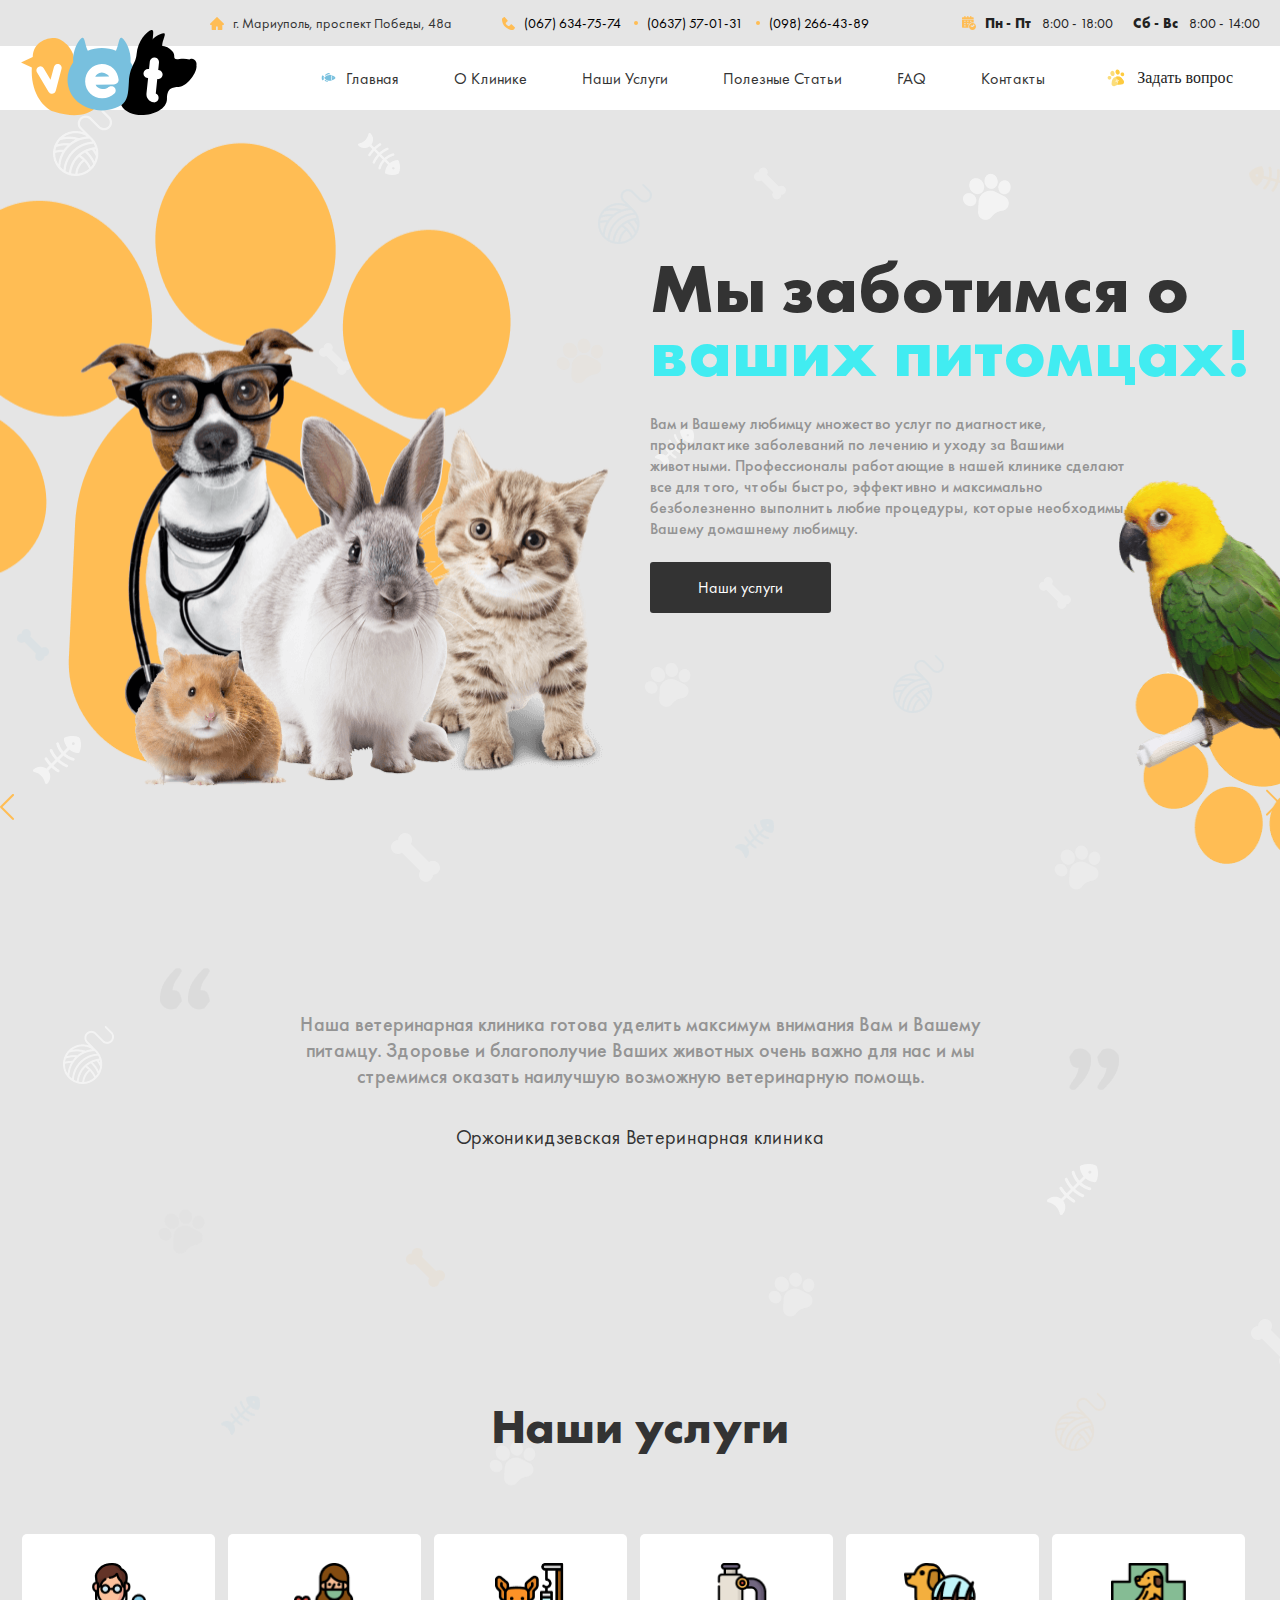
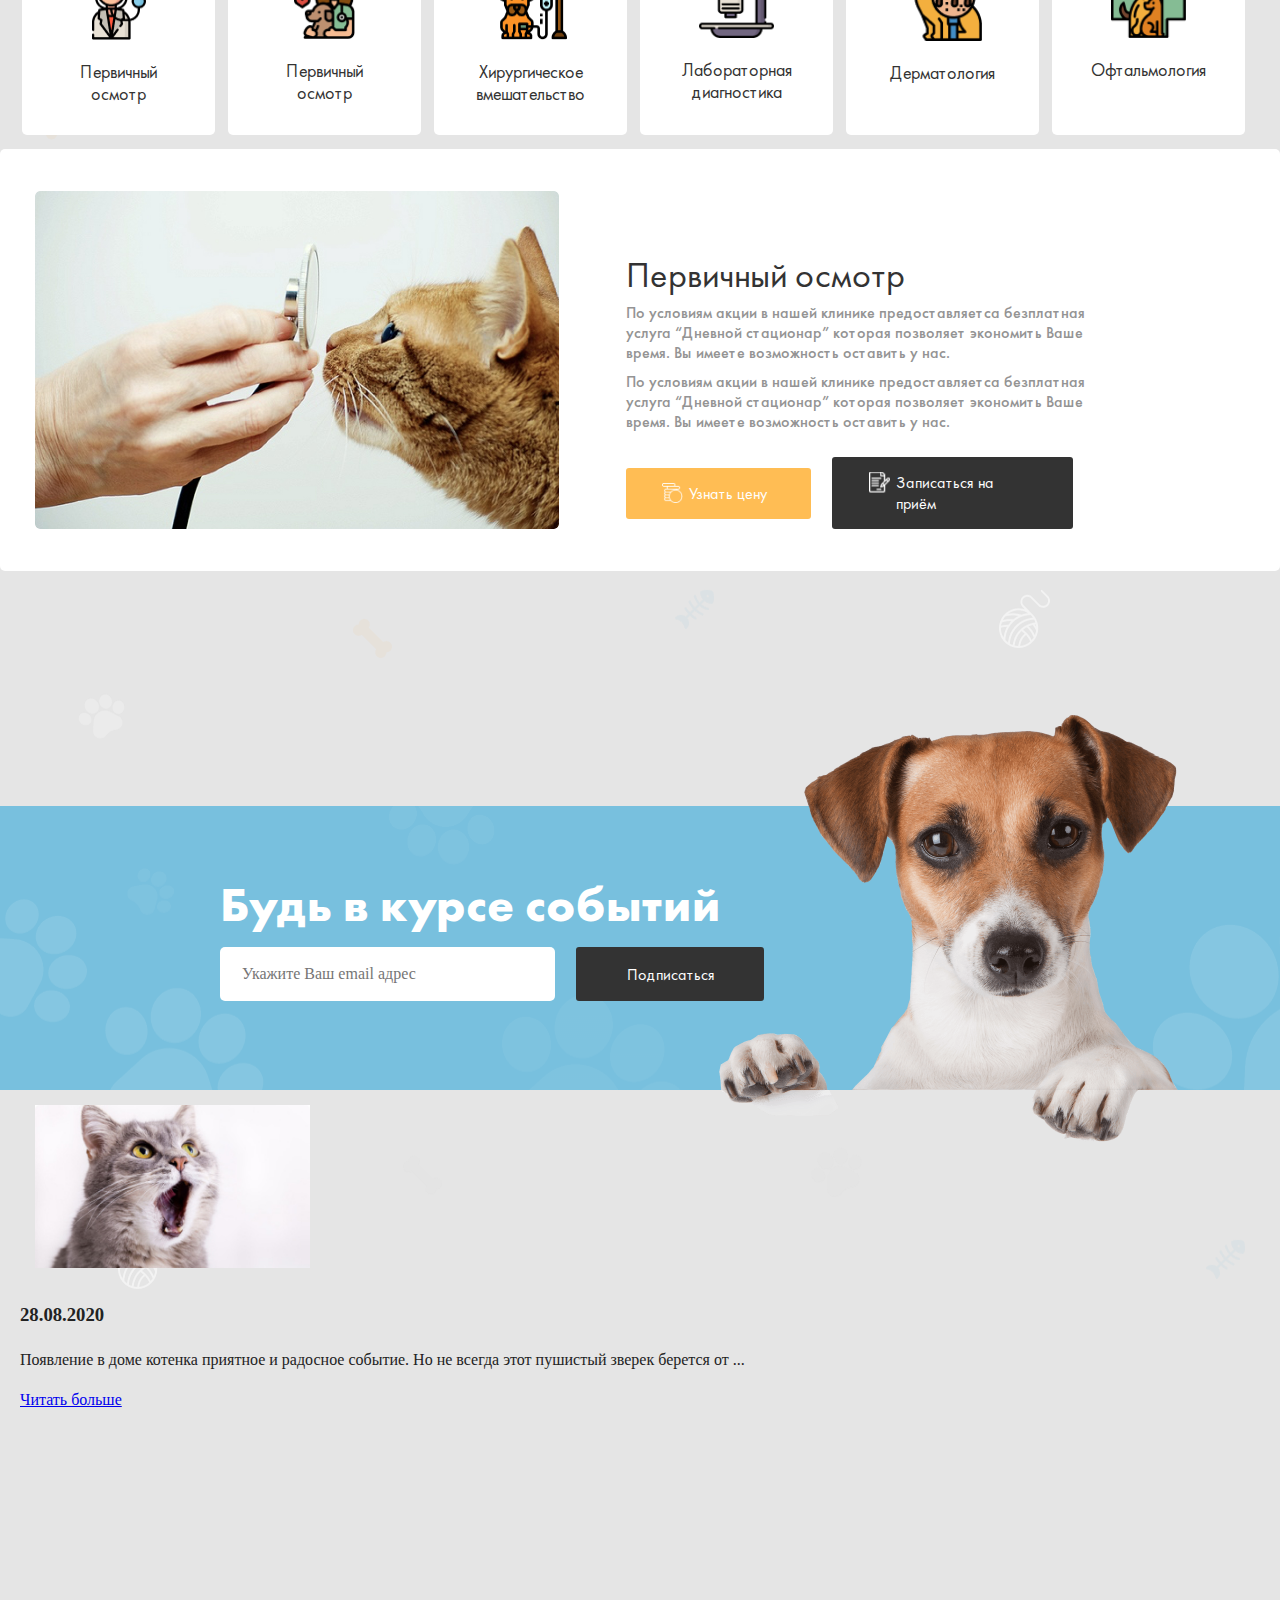
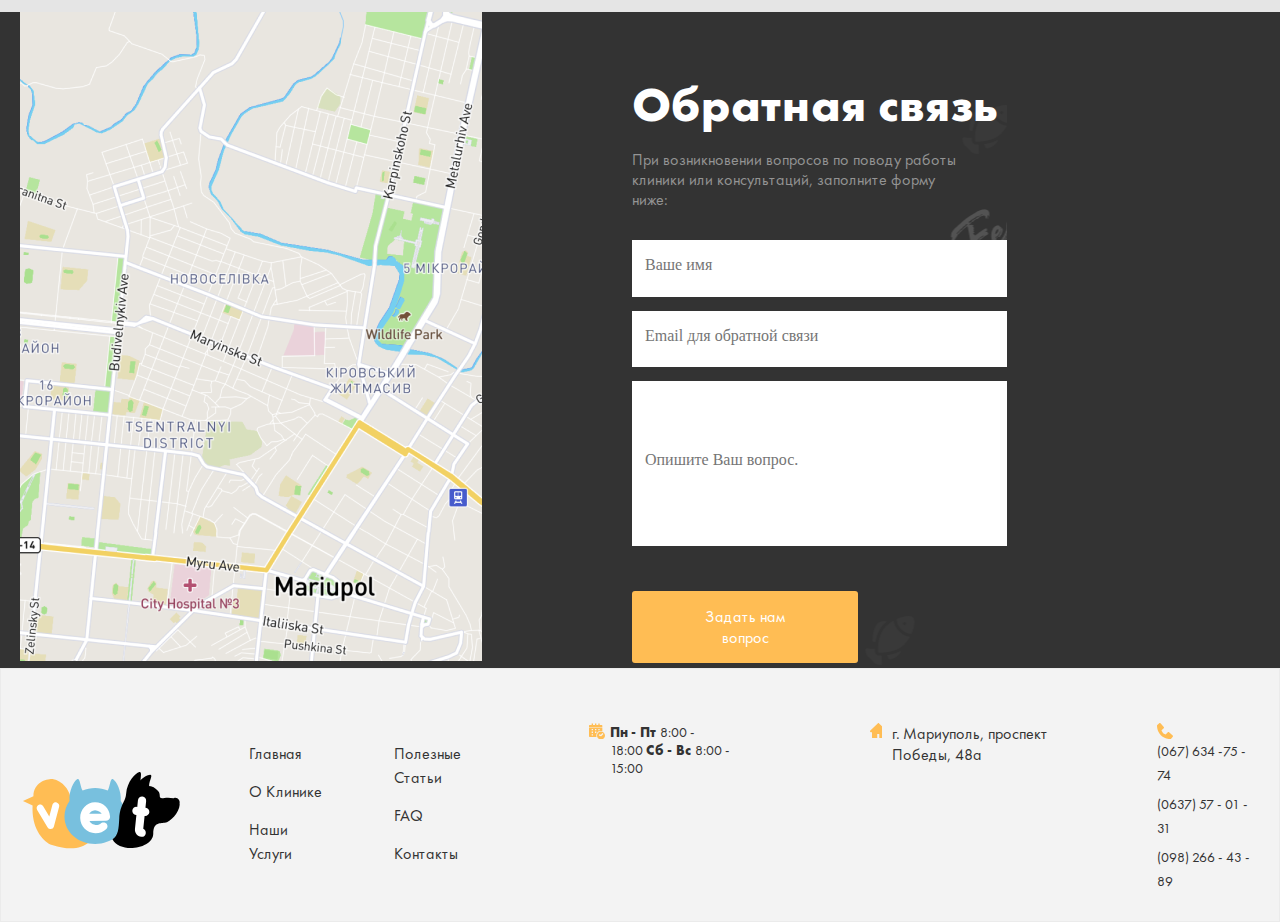
<file: index.html>
<!DOCTYPE html>
<html lang="ru">
<head>
  <meta charset="UTF-8">
  <meta name="viewport" content="width=device-width, initial-scale=1.0">
  <title>Veterinary clinic</title>
  <link rel="stylesheet" href="css/normalize.css">
  <link rel="stylesheet" href="css/styles.css">
  <!-- <link rel="stylesheet" href="css/style.min.css"> -->
</head>
<body>
  <header class="site-header">
    <div class="container">
      <div class="site-header__top">
        <p class="site-header__top--adress">г. Мариуполь, проспект Победы, 48а</p>
        <ul class="site-header__number-list">
          <li class="number-list__item-active">
            <a class="number-list__link" href="tel:0676347574">(067) 634-75-74</a>
          </li>

          <li class="number-list__item">
            <a class="number-list__link" href="tel:0637570131">(0637) 57-01-31</a>
          </li>

          <li class="number-list__item">
            <a class="number-list__link" href="tel:0982664389">(098) 266-43-89</a>
          </li>
        </ul>

        <ul class="site-header__working-days">
          <li class="working-days__day">Пн - Пт</li>
          <li class="working-days__time working-days__day--active">8:00 - 18:00</li>

          <li class="working-days__day">Сб - Вс</li>
          <li class="working-days__time">8:00 - 14:00</li>
        </ul>
      </div>
    </div>

    <div class="site-header__bottom">
      <div class="container">
        <nav class="site-header__sitenav">
          <a class="site-header__bottom--logo-link" href="#">
            <img class="site-header__bottom__logo-img" src="img/logo.svg"  alt="website logo" width="178" height="86">
          </a>
          <ul class="sitenav__list">
            <li class="sitenav__item">
              <a href="#" class="sitenav__link">Главная</a>
            </li>

            <li class="sitenav__item">
              <a href="#" class="sitenav__link">О Клинике</a>
            </li>

            <li class="sitenav__item">
              <a href="clinica.html" class="sitenav__link">Наши Услуги</a>
            </li>

            <li class="sitenav__item">
              <a href="#" class="sitenav__link">Полезные Статьи</a>
            </li>

            <li class="sitenav__item">
              <a href="#" class="sitenav__link">FAQ</a>
            </li>

            <li class="sitenav__item">
              <a href="#" class="sitenav__link">Контакты</a>
            </li>
          </ul>
          <a class="site-header__bottom--link" href="#">Задать вопрос</a>
        </nav>

      </div>
    </div>
  </header>

  <main class="site-main">
    <section class="site-main__intro-section">
      <div class="container">
        <div class="intro-section__left-wrapper">
          <h1 class="left-wrapper__title">Мы заботимся о
            <span class="left-wrapper__blue">ваших питомцах!</span></h1>
            <p class="left-wrapper_text">Вам и Вашему любимцу множество услуг по диагностике, профилактике заболеваний по лечению и уходу за Вашими животными. Профессионалы работающие в нашей клинике сделают все для того, чтобы быстро, эффективно и максимально безболезненно выполнить любие процедуры, которые необходимы Вашему домашнему любимцу.</p>
            <a class="left-wrapper__link" href="clinica.html">Наши услуги</a>
          </div>

        </div>
      </section>

      <section class="info-section">
        <div class="container">
          <div class="info-section__description">
            <p class="info-section__text">Наша ветеринарная клиника готова уделить максимум внимания Вам и Вашему питамцу. Здоровье и благополучие Ваших животных очень важно для нас и мы стремимся оказать наилучшую возможную ветеринарную помощь.
            </p>
            <h3 class="info-section__title">Оржоникидзевская Ветеринарная клиника</h3>
          </div>

        </div>
      </section>

      <section class="services-section">
        <div class="container">
          <h2 class="services-section__title">Наши услуги</h2>
          <button class="services-list__button-left" type="button">
            <img class="button-left__img" src="img/arrow-1.png" alt="arrow left" width="14" height="25">
          </button>
          <button class="services-list__button-right" type="button">
            <img src="img/arrow.png" alt="arrow right" width="14" height="25">
          </button>

          <ul class="services-section__services-list">

            <li class="services-list__item list__link--doctor">

              <a href="services.html" class="services-list__link">Первичный осмотр</a>
            </li>

            <li class="services-list__item">
              <a href="services.html" class="services-list__link list__link--girl">Первичный осмотр</a>
            </li>

            <li class="services-list__item list__link--hirurg">
              <a href="services.html" class="services-list__link">Хирургическое вмешательство</a>
            </li>

            <li class="services-list__item list__link--diagnostic">
              <a href="services.html" class="services-list__link">Лабораторная диагностика</a>
            </li>

            <li class="services-list__item list__link--dermatolog">
              <a href="services.html" class="services-list__link">Дерматология</a>
            </li>

            <li class="services-list__item list__link--oftalmolog">
              <a href="services.html" class="services-list__link">Офтальмология</a>
            </li>
          </ul>

          <ul class="services-section__services-list--right">

            <li class="services-list__item--right list__link--doctor">
              <a href="services.html" class="services-list__link--right">Первичный осмотр</a>
            </li>

            <li class="services-list__item--right">
              <a href="services.html" class="services-list__link--right list__link--girl">Первичный осмотр</a>
            </li>

            <li class="services-list__item--right list__link--hirurg">
              <a href="services.html" class="services-list__link--right">Хирургическое вмешательство</a>
            </li>

            <li class="services-list__item--right list__link--diagnostic">
              <a href="services.html" class="services-list__link--right">Лабораторная диагностика</a>
            </li>

            <li class="services-list__item--right list__link--dermatolog">
              <a href="services.html" class="services-list__link--right">Дерматология</a>
            </li>

            <li class="services-list__item--right list__link--oftalmolog">
              <a href="services.html" class="services-list__link--right">Офтальмология</a>
            </li>
          </ul>
        </div>
      </section>

      <section class="inspection-section">
        <div class="container inspection__container">
          <img class="inspection-section__img" src="img/mushuk.jpg" alt="cat" width="524" height="329" srcset="img/mushuk@2x.jpg">
          <div class="inspection-section__paragraph">
            <h2 class="inspection-section__paragraph--title">Первичный осмотр</h2>
            <p class="inspection-section__paragraph--text">По условиям акции в нашей клинике предоставляетса безплатная услуга “Дневной стационар” которая позволяет экономить Ваше время. Вы имеете возможность оставить у нас.</p>
            <p class="inspection-section__paragraph--text">По условиям акции в нашей клинике предоставляетса безплатная услуга “Дневной стационар” которая позволяет экономить Ваше время. Вы имеете возможность оставить у нас.</p>
            <ul class="inspection-section__paragraph--links">
              <li class="inspection-section__paragraph--item">
                <a class="inspection-section__paragraph--link price-link" href="portfolio.html">Узнать цену</a>
              </li>

              <li class="inspection-section__paragraph--item">
                <a class="inspection-section__paragraph--link link-inspection" href="portfolio.html">Записаться на приём</a>
              </li>
            </ul>
          </div>
        </div>
      </section>

      <section class="email-section">
        <div class="container">
          <div class="email-container">
            <h2 class="email-section__title">Будь в курсе событий</h2>
            <form class="email-section__form" action="https://echo.htmlacademy.ru"    method="POST">
              <input class="email-section__form--email-input" type="email" name="email" aria-label="Email" placeholder="Укажите Ваш email адрес" pattern="^([a-z0-9_\.-]+)@([\da-z\.-]+)\.([a-z\.]{2,6})$" required>
              <button class="email-section__button" type="submit">Подписаться</button>
            </form>
            <img class="email-section__puppy-dog" src="img/puupy-dog.png.png" alt="dog" width="613" height="481" srcset="img/puppy-dog.png@2x.png">
          </div>

        </div>
      </section>

      <section class="articles">
        <div class="container">
          <div class="articles-container">
            <img class="articles__img" src="img/mushukkk.jpg" alt="cat" width="305" height="180">
          </div>
          <div class="articles__description">
            <h3 class="articles__title">28.08.2020</h3>
            <p class="articles__text">Появление в доме котенка приятное и радосное событие. Но не всегда этот пушистый зверек берется от ...</p>
            <a href="clinica.html">Читать больше</a>
          </div>
        </div>

      </section>

      <section class="contact-section">
        <div class="container form__container">
          <div class="contact-section__adress">
            <a class="contact-section__map-link" href="https://yandex.uz/maps/-/CCQ~NOVuxD">
              <img src="img/map.png" alt="map" class="contact-section__map-img" width="462" height="652">
            </a>
          </div>
          <div class="contact-section__form">
            <h3 class="contact-section__form-title">Обратная связь</h3>
            <p class="contact-section__form-text">При возникновении вопросов по поводу работы клиники или консультаций, заполните форму ниже:</p>
            <form class="contact-section__form-form" action="https://echo.htmlacademy.ru" method="POST">
              <input class="form-form__name-input" type="text" name="name" placeholder="Ваше имя" required>

              <input class="form-form__email-input" type="email" name="email" aria-label="Email" placeholder="Email для обратной связи" required>

              <input class="form-form__question-input" type="text" name="question" placeholder="Опишите Ваш вопрос.">
              <button class="contact-section__form-form--button" type="submit">Задать нам вопрос</button>
            </form>
          </div>
        </div>
      </section>
    </main>

    <footer class="site-footer">
      <div class="container footer__container">
        <a class="site-footer__logo-ink" href="clinica.html">
          <img class="site-footer__logo-img" src="img/logo.svg" alt="site logo" width="178" height="86">
        </a>


        <ul class="site-footer__services-list">
          <li class="site-footer__services-item">
            <a class="site-footer__services-link" href="nimadir.html">Главная</a>
          </li>
          <li class="site-footer__services-item">
            <a class="site-footer__services-link" href="nimadir.html">О Клинике</a>
          </li>
          <li class="site-footer__services-item">
            <a class="site-footer__services-link" href="nimadir.html">Наши Услуги</a>
          </li>
        </ul>

        <ul class="site-footer__info-list">
          <li class="site-footer__info-item">
            <a class="site-footer__info-link" href="nimadir.html">Полезные Статьи</a>
          </li>
          <li class="site-footer__info-item">
            <a class="site-footer__info-link" href="nimadir.html">FAQ</a>
          </li>
          <li class="site-footer__info-item">
            <a class="site-footer__info-link" href="nimadir.html">Контакты</a>
          </li>
        </ul>

        <ul class="site-footer__adress">
          <li class="site-footer__time">
            <span class="week">Пн - Пт</span>8:00 - 18:00
            <span class="week">Сб - Вс</span>8:00 - 15:00
          </li>
          <li class="site-footer__address">
            г. Мариуполь, проспект Победы, 48а
          </li>
        </ul>

        <ul class="site-footer__phone-numbers">
          <li class="phone-numbers__item">
            <a href="tel:0676347574" class="phone-numbers-link">(067) 634 -75 - 74</a>
          </li>
          <li class="phone-numbers__item">
            <a href="tel:0676347574" class="phone-numbers-link">(0637) 57 - 01 - 31</a>
          </li>
          <li class="phone-numbers__item">
            <a href="tel:0676347574" class="phone-numbers-link">(098) 266 - 43 - 89</a>
          </li>
        </ul>
      </div>
    </footer>
  </body>
  </html>
</file>
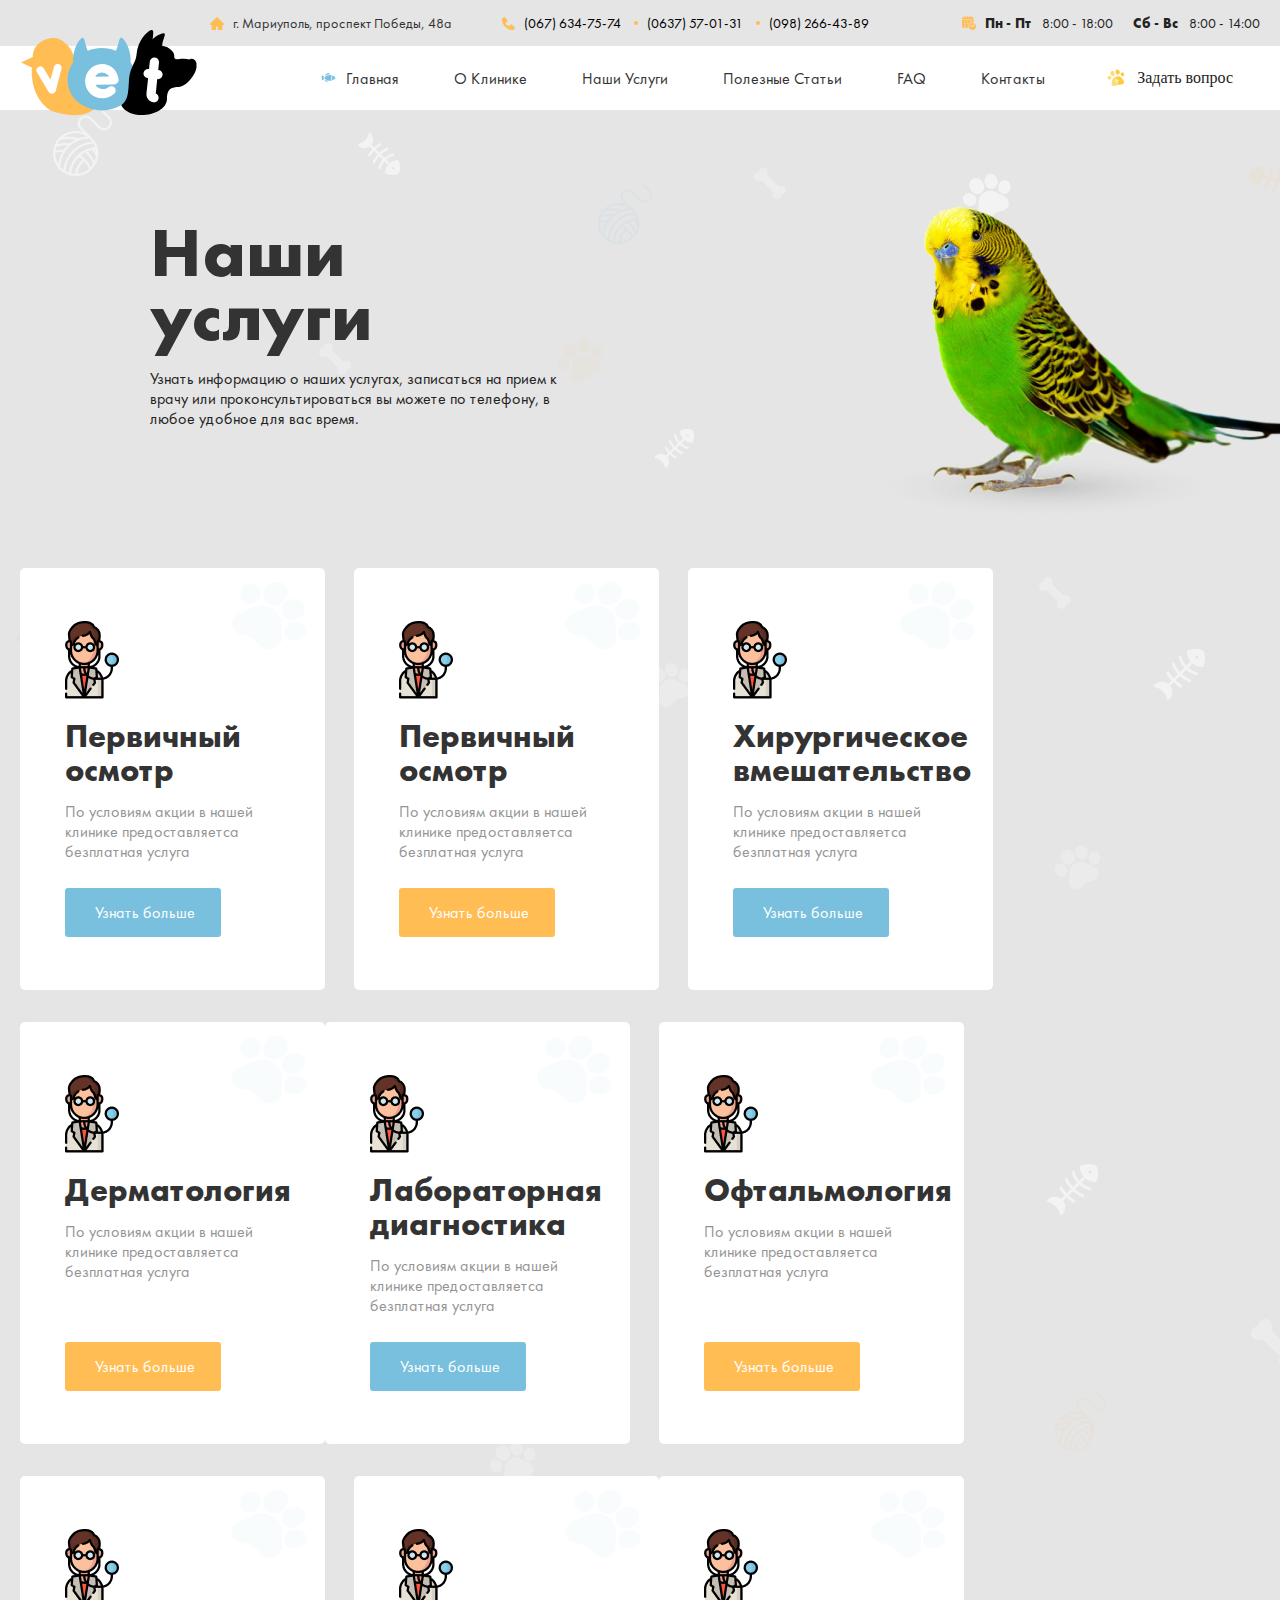
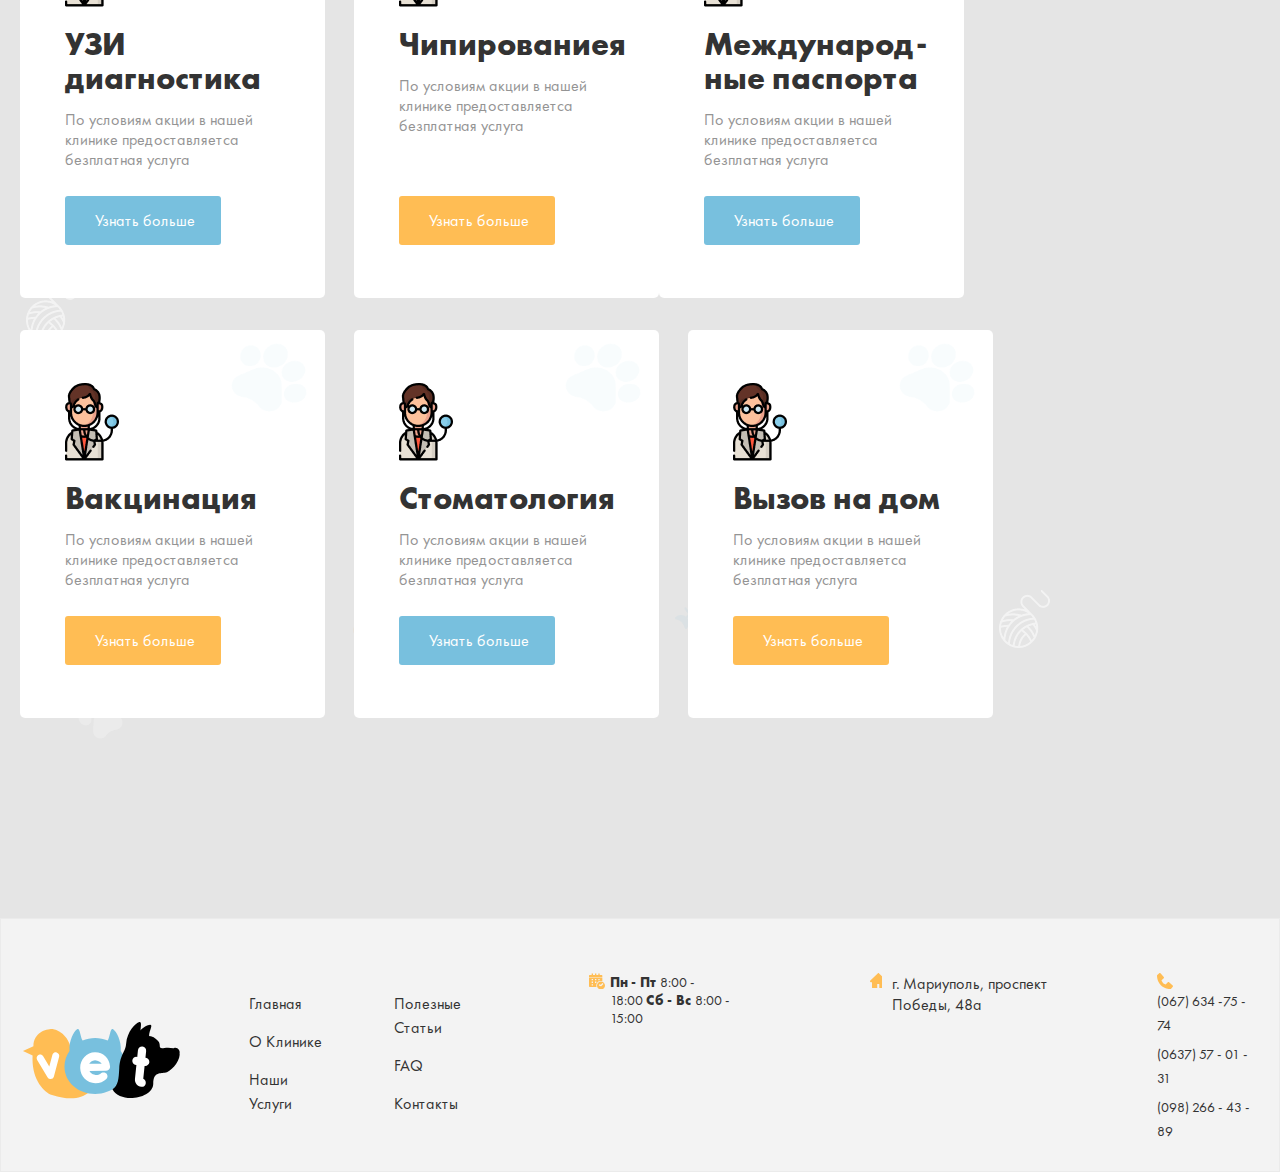
<file: clinica.html>
<!DOCTYPE html>
<html lang="ru">
<head>
  <meta charset="UTF-8">
  <meta name="viewport" content="width=device-width, initial-scale=1.0">
  <title>Services</title>
  <link rel="stylesheet" href="css/normalize.css">
  <link rel="stylesheet" href="css/styles.css">
</head>
<body>
  <header class="site-header">
    <div class="container">
      <div class="site-header__top">
        <p class="site-header__top--adress">г. Мариуполь, проспект Победы, 48а</p>
        <ul class="site-header__number-list">
          <li class="number-list__item-active">
            <a class="number-list__link" href="tel:0676347574">(067) 634-75-74</a>
          </li>

          <li class="number-list__item">
            <a class="number-list__link" href="tel:0637570131">(0637) 57-01-31</a>
          </li>

          <li class="number-list__item">
            <a class="number-list__link" href="tel:0982664389">(098) 266-43-89</a>
          </li>
        </ul>

        <ul class="site-header__working-days">
          <li class="working-days__day">Пн - Пт</li>
          <li class="working-days__time working-days__day--active">8:00 - 18:00</li>

          <li class="working-days__day">Сб - Вс</li>
          <li class="working-days__time">8:00 - 14:00</li>
        </ul>
      </div>
    </div>

    <div class="site-header__bottom">
      <div class="container">
        <nav class="site-header__sitenav">
          <a class="site-header__bottom--logo-link" href="#">
            <img class="site-header__bottom__logo-img" src="img/logo.svg"  alt="website logo" width="178" height="86">
          </a>
          <ul class="sitenav__list">
            <li class="sitenav__item">
              <a href="#" class="sitenav__link">Главная</a>
            </li>

            <li class="sitenav__item">
              <a href="#" class="sitenav__link">О Клинике</a>
            </li>

            <li class="sitenav__item">
              <a href="#" class="sitenav__link">Наши Услуги</a>
            </li>

            <li class="sitenav__item">
              <a href="#" class="sitenav__link">Полезные Статьи</a>
            </li>

            <li class="sitenav__item">
              <a href="#" class="sitenav__link">FAQ</a>
            </li>

            <li class="sitenav__item">
              <a href="#" class="sitenav__link">Контакты</a>
            </li>
          </ul>
          <a class="site-header__bottom--link" href="#">Задать вопрос</a>
        </nav>

      </div>
    </div>
  </header>

  <main class="site-main">
    <section class="site-main__services--intro-section">
      <div class="container services--intro-section__paragraph">
        <h1 class="services--intro-section__title">Наши услуги</h1>
        <p class="services--intro-section__text">Узнать информацию о наших услугах, записаться на прием к врачу или проконсультироваться вы можете по телефону, в любое удобное для вас время.</p>
      </div>
    </section>

    <section class="site-main__our-services our-services">
      <h2 class="visually-hidden">our services</h2>
      <div class="container our-services__container">
        <ul class="our-services__list">
          <li class="our-services__item our-services-item">
            <h3 class="our-services-item__title">Первичный осмотр</h3>
            <p class="our-services-item__text">По условиям акции в нашей клинике предоставляетса безплатная услуга</p>
            <a class="our-services-item__link our-services-item__link--black" href="#">Узнать больше</a>
          </li>

          <li class="our-services__item our-services-item">
            <h3 class="our-services-item__title">Первичный осмотр</h3>
            <p class="our-services-item__text">По условиям акции в нашей клинике предоставляетса безплатная услуга</p>
            <a class="our-services-item__link our-services-item__link--black" href="#">Узнать больше</a>
          </li>
          <li class="our-services__item our-services-item">
            <h3 class="our-services-item__title">Хирургическое вмешательство</h3>
            <p class="our-services-item__text">По условиям акции в нашей клинике предоставляетса безплатная услуга</p>
            <a class="our-services-item__link our-services-item__link--black" href="#">Узнать больше</a>
          </li>

          <li class="our-services__item our-services-item">
            <h3 class="our-services-item__title">Дерматология</h3>
            <p class="our-services-item__text">По условиям акции в нашей клинике предоставляетса безплатная услуга</p>
            <a class="our-services-item__link our-services-item__link--black" href="#">Узнать больше</a>
          </li>
          <li class="our-services__item our-services-item">
            <h3 class="our-services-item__title">Лабораторная диагностика</h3>
            <p class="our-services-item__text">По условиям акции в нашей клинике предоставляетса безплатная услуга</p>
            <a class="our-services-item__link our-services-item__link--black" href="#">Узнать больше</a>
          </li>

          <li class="our-services__item our-services-item">
            <h3 class="our-services-item__title">Офтальмология</h3>
            <p class="our-services-item__text">По условиям акции в нашей клинике предоставляетса безплатная услуга</p>
            <a class="our-services-item__link our-services-item__link--black" href="#">Узнать больше</a>
          </li>
          <li class="our-services__item our-services-item">
            <h3 class="our-services-item__title">УЗИ
              диагностика</h3>
            <p class="our-services-item__text">По условиям акции в нашей клинике предоставляетса безплатная услуга</p>
            <a class="our-services-item__link our-services-item__link--black" href="#">Узнать больше</a>
          </li>

          <li class="our-services__item our-services-item">
            <h3 class="our-services-item__title">Чипированиея</h3>
            <p class="our-services-item__text">По условиям акции в нашей клинике предоставляетса безплатная услуга</p>
            <a class="our-services-item__link our-services-item__link--black" href="#">Узнать больше</a>
          </li>
          <li class="our-services__item our-services-item">
            <h3 class="our-services-item__title">Международ-
              ные паспорта</h3>
            <p class="our-services-item__text">По условиям акции в нашей клинике предоставляетса безплатная услуга</p>
            <a class="our-services-item__link our-services-item__link--black" href="#">Узнать больше</a>
          </li>

          <li class="our-services__item our-services-item">
            <h3 class="our-services-item__title">Вакцинация</h3>
            <p class="our-services-item__text">По условиям акции в нашей клинике предоставляетса безплатная услуга</p>
            <a class="our-services-item__link our-services-item__link--black" href="#">Узнать больше</a>
          </li>
          <li class="our-services__item our-services-item">
            <h3 class="our-services-item__title">Стоматология</h3>
            <p class="our-services-item__text">По условиям акции в нашей клинике предоставляетса безплатная услуга</p>
            <a class="our-services-item__link our-services-item__link--black" href="#">Узнать больше</a>
          </li>

          <li class="our-services__item our-services-item">
            <h3 class="our-services-item__title">Вызов на дом</h3>
            <p class="our-services-item__text">По условиям акции в нашей клинике предоставляетса безплатная услуга</p>
            <a class="our-services-item__link our-services-item__link--black" href="#">Узнать больше</a>
          </li>
        </ul>
      </div>
    </section>
  </main>


  <footer class="site-footer">
    <div class="container footer__container">
      <a class="site-footer__logo-ink" href="clinica.html">
        <img class="site-footer__logo-img" src="img/logo.svg" alt="site logo" width="178" height="86">
      </a>


      <ul class="site-footer__services-list">
        <li class="site-footer__services-item">
          <a class="site-footer__services-link" href="nimadir.html">Главная</a>
        </li>
        <li class="site-footer__services-item">
          <a class="site-footer__services-link" href="nimadir.html">О Клинике</a>
        </li>
        <li class="site-footer__services-item">
          <a class="site-footer__services-link" href="nimadir.html">Наши Услуги</a>
        </li>
      </ul>

      <ul class="site-footer__info-list">
        <li class="site-footer__info-item">
          <a class="site-footer__info-link" href="nimadir.html">Полезные Статьи</a>
        </li>
        <li class="site-footer__info-item">
          <a class="site-footer__info-link" href="nimadir.html">FAQ</a>
        </li>
        <li class="site-footer__info-item">
          <a class="site-footer__info-link" href="nimadir.html">Контакты</a>
        </li>
      </ul>

      <ul class="site-footer__adress">
        <li class="site-footer__time">
          <span class="week">Пн - Пт</span>8:00 - 18:00
          <span class="week">Сб - Вс</span>8:00 - 15:00
        </li>
        <li class="site-footer__address">
          г. Мариуполь, проспект Победы, 48а
        </li>
      </ul>

      <ul class="site-footer__phone-numbers">
        <li class="phone-numbers__item">
          <a href="tel:0676347574" class="phone-numbers-link">(067) 634 -75 - 74</a>
        </li>
        <li class="phone-numbers__item">
          <a href="tel:0676347574" class="phone-numbers-link">(0637) 57 - 01 - 31</a>
        </li>
        <li class="phone-numbers__item">
          <a href="tel:0676347574" class="phone-numbers-link">(098) 266 - 43 - 89</a>
        </li>
      </ul>
    </div>
  </footer>
</body>
</html>
</file>
<file: css/styles.css>
@font-face {
  font-family: 'Futura PT';
  src: url('/fonts/FuturaPT-Bold.woff2') format('woff2'),
  url('/fonts/FuturaPT-Bold.woff') format('woff');
  font-weight: bold;
  font-style: normal;
  font-display: swap;
}

@font-face {
  font-family: 'Futura PT';
  src: url('/fonts/FuturaPT-Book.woff2') format('woff2'),
  url('/fonts/FuturaPT-Book.woff') format('woff');
  font-weight: 500;
  font-style: normal;
  font-display: swap;
}

@font-face {
  font-family: 'Futura PT Book';
  src: url('/fonts/FuturaPT-Medium.woff2') format('woff2'),
  url('/fonts/FuturaPT-Medium.woff') format('woff');
  font-weight: normal;
  font-style: normal;
  font-display: swap;
}



html {
  box-sizing: border-box;
}

*,
::before,
::after {
  box-sizing: inherit;
}

body {
  margin: 0;
  padding: 0;
  font-family: "Fututa PT" "Arial", sans-serif;
  font-size: 16px;
  line-height: 1.5;
  background-color: #E5E5E5;
  color: #222;
  overflow-x: hidden;
}

img {
  max-width: 100%;
  height: auto;
}

.visually-hidden {
  position: absolute;
  width: 1px;
  height: 1px;
  margin: -1px;
  border: 0;
  padding: 0;
  clip: rect(0 0 0 0);
  overflow: hidden;
}

.container {
  max-width: 1350px;
  padding-left: 20px;
  padding-right: 20px;
  margin-left: auto;
  margin-right: auto;
  /* box-shadow: 0 10px 20px -10px rgba(0, 0, 0, 0.1); */
}

@media
only screen and (-webkit-min-device-pixel-ratio: 2),
only screen and (   min--moz-device-pixel-ratio: 2),
only screen and (     -o-min-device-pixel-ratio: 2/1),
only screen and (        min-device-pixel-ratio: 2),
only screen and (                min-resolution: 192dpi),
only screen and (                min-resolution: 2dppx) {
  .site-main__services--intro-section {
    background-image: url("../img/toti-poti@2x.png");
  }
}

.site-header__top {
  display: flex;
  align-items: center;
  padding: 14px 0;

}

.site-header__top--adress {
  margin: 0;
  align-items: center;
  margin-left: 190px;
  margin-right: 50px;
  display: flex;
  font-family: "Futura PT";
  font-style: normal;
  font-weight: 500;
  font-size: 14px;
  line-height: 18px;
  color: #333333;

}

.site-header__top--adress::before {
  content: "";
  background-image: url("../img/home.svg");
  background-repeat: no-repeat;
  background-size: 14px 13px;
  background-position: left center;
  display: block;
  min-width: 14px;
  min-height: 13px;
  margin-right: 9px;
}

.site-header__number-list {
  margin: 0;
  padding: 0;
  list-style-type: none;
  display: flex;
  align-items: center;
}

.number-list__item-active {
  display: flex;
  font-family: "Futura PT";
  font-style: normal;
  font-weight: 500;
  font-size: 14px;
  line-height: 18px;
  color: #333333;
  white-space: nowrap;
}

.number-list__item-active::before {
  content: "";
  background-image: url("../img/phone.svg");
  background-repeat: no-repeat;
  background-size: 13px;
  background-position: left center;
  display: block;
  min-width: 13px;
  min-height: 13px;
  margin-right: 9px;
}

.number-list__item {
  margin-left: 13px;
  display: flex;
  font-family: "Futura PT";
  font-style: normal;
  font-weight: 500;
  font-size: 14px;
  line-height: 18px;
  color: #333333;
  white-space: nowrap;
}

.number-list__item::before {
  content: "";
  background-image: url("../img/nuqta.svg");
  background-repeat: no-repeat;
  background-size: 4px;
  background-position: left center;
  display: block;
  min-width: 4px;
  min-height: 4px;
  margin-right: 9px;
}

.number-list__link {
  text-decoration: none;
  display: block;
  color: black;
  transition: all 0.3s ease;
}

.number-list__link:hover {
  color: #FFBD54;
}

.number-list__link:active {
  opacity: 60%;
  color: #333333;
}

.site-header__working-days {
  margin: 0;
  padding: 0;
  list-style-type: none;
  display: flex;
  align-items: center;
  margin-left: auto;
}

.site-header__working-days::before {
  content: "";
  background-image: url("../img/schedule.svg");
  background-repeat: no-repeat;
  background-size: 14px;
  background-position: left center;
  display: block;
  min-width: 14px;
  min-height: 14px;
  margin-right: 9px;
}

.working-days__day {
  margin-right: 10px;
  font-family: "Futura PT";
  font-style: normal;
  font-weight: 700;
  font-size: 14px;
  line-height: 18px;
}

.working-days__day--active {
  margin-right: 20px;
  font-family: "Futura PT";
  font-style: normal;
  font-weight: 500;
  font-size: 14px;
  line-height: 18px;
}
.working-days__time {
  font-family: "Futura PT";
  font-style: normal;
  font-weight: 500;
  font-size: 14px;
  line-height: 18px;
}

.site-header__bottom {
  background-color: #fff;
  padding: 20px 0;
}

.site-header__bottom--logo-link {
  display: block;
  text-decoration: none;
}

.site-header__bottom__logo-img {
  position: absolute;
  left: 0;
  top: -150%;
  z-index: 1;
  display: block;
  width: 178px;
  height: 86px;
}

.site-header__bottom__logo-img:active {
  opacity: 60%;
}

.site-header__sitenav {
  position: relative;
  display: flex;
  align-items: center;
  z-index: 5;
}

.sitenav__list {
  margin: 0;
  margin-left: 300px;
  padding: 0;
  list-style-type: none;
  display: flex;
  align-items: center;
}

.sitenav__item:not(:first-child) {
  margin-left: 55px;
}

.sitenav__list::before {
  content: "";
  background-image: url("../img/baliq.svg");
  background-repeat: no-repeat;
  background-size: 16px;
  background-position: left center;
  display: block;
  min-width: 16px;
  min-height: 16px;
  margin-right: 10px;
}

.sitenav__link {
  text-decoration: none;
  display: block;
  white-space: nowrap;
  color: #333333;
  text-decoration: none;
  font-family: "Futura PT";
  font-style: normal;
  font-weight: 500;
  font-size: 16px;
  line-height: 21px;
}

.sitenav__link:hover {
  text-decoration: underline #f39e15;
}

.sitenav__link:active {
  opacity: 60%;
}

.site-header__bottom--link {
  margin-left: auto;
  display: flex;
  text-decoration: none;
  padding: 0px 27px;
  color: #222;
  white-space: nowrap;
  transition: all 0.3s ease;
}

.site-header__bottom--link::before {
  content: "";
  background-image: url("../img/oyoq-izi.svg");
  background-repeat: no-repeat;
  background-size: 23px 20px;
  background-position: left center;
  display: block;
  min-width: 23px;
  min-height: 20px;
  margin-right: 9px
}

.site-header__bottom--link:active {
  opacity: 60%;
}

.site-main {
  background-image: url("../img/bg.png");
}

.site-main__intro-section {
  background-image: url("../img/ummon.png"),
  url("../img/bird-izi.png");
  background-position: calc(50% - 434px) -100px, calc(50% + 610px) 370px;
  background-size: 870px 834px, 319px 430px;
  background-repeat: no-repeat;
}

.intro-section__left-wrapper {
  width: 610px;
  margin-left: auto;
  padding-top: 146px;
  padding-bottom: 290px;
  font-size: 16px;
  line-height: 21px;
}

.left-wrapper__title {
  margin: 0;
  font-size: 70px;
  line-height: 64px;
  margin-bottom: 29px;
  font-family: "Futura PT";
  font-style: normal;
  font-weight: bold;
  color: #333333;
}

.left-wrapper__blue {
  color: rgb(65, 236, 241);
}

.left-wrapper_text {
  margin: 0;
  margin-bottom: 38px;
  width: 495px;
  color: #949494;
  font-family: "Futura PT Book";
  font-style: normal;
  font-weight: normal;
  font-size: 16px;
  line-height: 21px;
}

.left-wrapper__link {
  padding: 15px 48px;
  border-radius: 3px;
  text-decoration: none;
  transition: all 0.3s ease;
  background-color: #333333;
  color: #fff;
  font-family: "Futura PT";
  font-style: normal;
  font-weight: 500;
  font-size: 16px;
  line-height: 21px;
}

.left-wrapper__link:hover {
  color: #333333;
  background-color: #FFBD54;
}

.left-wrapper__link:active {
  opacity: 60%;
}

.info-section {
  padding: 30px 0;
  margin-left: auto;
  margin-right: auto;
  background-image: url("../img/tepaga.png"),
  url("../img/pastga.png");
  background-repeat: no-repeat;
  background-size: auto;
  background-position: left 160px top 80px, right 160px bottom 120px;
  display: block;
}

.info-section__description {
  margin: 0;
  padding: 30px 0;
  margin-top: 43px;
  justify-content: center;
  margin-left: auto;
  margin-right: auto;
}

.info-section__text {
  width: 753px;
  font-family: "Futura PT Book";
  font-style: normal;
  font-weight: normal;
  font-size: 20px;
  line-height: 26px;
  margin-left: auto;
  margin-right: auto;
  text-align: center;
  color: #949494;
}

.info-section__title {
  font-family: "Futura PT";
  font-style: normal;
  font-weight: 500;
  font-size: 20px;
  line-height: 26px;
  color: #333333;
  margin: 0;
  margin-top: 35px;
  text-align: center;
}

.services-section {
  margin-top: 190px;
  margin-bottom: 14px;
}

.services-section__title {
  margin: 0;
  margin-bottom: 80px;
  font-family: "Futura PT";
  font-style: normal;
  font-weight: bold;
  font-size: 48px;
  line-height: 54px;
  color: #333333;
  text-align: center;
}

.services-section__services-list {
  position: relative;
  margin: 0;
  padding: 0;
  list-style-type: none;
  display: flex;
  align-items: center;
  margin-left: auto;
  margin-right: auto;
  justify-content: center;
}


.services-list__item {
  width: 193px;
  height: 201px;
  background-color: #fff;
  border-radius: 5px;
  padding: 29px 33px;
  text-align: center;
}

.services-list__item {
  margin-right: 13px;
}

.services-list__item:hover {
  opacity: 80%;
}

.services-list__item:active {
  opacity: 60%;
}

.services-list__button-left {
  position: absolute;
  left: 0;
  bottom: 80px;
  border: 0;
  background-color: transparent;
  padding: 0;
  outline: 0;
}

.services-list__button-left:active {
  opacity: 60%;
}

.services-list__button-left:hover {
  background-color: #fff;
}

.button-left__img {
  display: block;
  min-width: 14px;
  min-height: 25px;
}

.services-list__button-right {
  position: absolute;
  right: 0;
  bottom: 80px;
  border: 0;
  background-color: transparent;
  padding: 0;
  outline: 0;
}

.services-list__button-right:active {
  opacity: 60%;
}

.services-list__button-right:hover {
  background-color: #fff;
}

.services-list__link {
  display: block;
  text-decoration: none;
  font-family: "Futura PT";
  font-style: normal;
  font-weight: 500;
  font-size: 18px;
  line-height: 22px;
  text-align: center;
  color: #333333;
}

.list__link--doctor::before {
  content: "";
  background-image: url("../img/doctor.png");
  background-repeat: no-repeat;
  background-size: 54px 77px;
  background-position: center center;
  display: block;
  width: 54px;
  height: 77px;
  margin-right: auto;
  margin-left: auto;
  margin-bottom: 21px;
}

.list__link--girl::before {
  content: "";
  background-image: url("../img/girl.png");
  background-repeat: no-repeat;
  background-size: 61px 76px;
  background-position: center center;
  display: block;
  width: 61px;
  height: 76px;
  margin-right: auto;
  margin-left: auto;
  margin-bottom: 21px;
}

.list__link--hirurg::before {
  content: "";
  background-image: url("../img/dog.png");
  background-repeat: no-repeat;
  background-size: 72px 77px;
  background-position: center center;
  display: block;
  width: 72px;
  height: 77px;
  margin-right: auto;
  margin-left: auto;
  margin-bottom: 21px;
}
.list__link--diagnostic::before {
  content: "";
  background-image: url("../img/abaratoriya.png");
  background-repeat: no-repeat;
  background-size: 75px 75px;
  background-position: center center;
  display: block;
  width: 75px;
  height: 75px;
  margin-right: auto;
  margin-left: auto;
  margin-bottom: 21px;
}
.list__link--dermatolog::before {
  content: "";
  background-image: url("../img/other-dog.png");
  background-repeat: no-repeat;
  background-size: 78px 78px;
  background-position: center center;
  display: block;
  width: 78px;
  height: 78px;
  margin-right: auto;
  margin-left: auto;
  margin-bottom: 21px;
}
.list__link--oftalmolog::before {
  content: "";
  background-image: url("../img/two-dog.png");
  background-repeat: no-repeat;
  background-size: 75px 75px;
  background-position: center center;
  display: block;
  width: 75px;
  height: 75px;
  margin-right: auto;
  margin-left: auto;
  margin-bottom: 21px;
}

.services-section__services-list--right {
  display: none;
  margin: 0;
  padding: 0;
  list-style-type: none;
  align-items: center;
  margin-left: auto;
  margin-right: auto;
  justify-content: center;
}

.services-list__item--right {
  width: 193px;
  height: 201px;
  background-color: #fff;
  border-radius: 5px;
  padding: 29px 33px;
  text-align: center;
}

.services-list__item--right:not(:first-child) {
  margin-right: 13px;
}

.services-list__link--right {
  text-decoration: none;
  font-family: "Futura PT";
  font-style: normal;
  font-weight: 500;
  font-size: 18px;
  line-height: 22px;
  text-align: center;
  color: #333333;
}

.inspection__container {
  background-color: #fff;
  display: flex;
  padding: 42px 35px;
  border-radius: 5px;
}

.inspection-section {
  margin-bottom: 235px;
}

.inspection-section__img {
  display: block;
  border-radius: 5px;
}

.inspection-section__paragraph {
  max-width: 500px;
  margin-left: 67px;
}

.inspection-section__paragraph--title {
  margin-top: 74px;
  margin-bottom: 18px;
  font-family: "Futura PT";
  font-style: normal;
  font-weight: 500;
  font-size: 36px;
  line-height: 20px;
  color: #333333;
}

.inspection-section__paragraph--text {
  margin-top: 0;
  margin-bottom: 9px;
  font-family: "Futura PT Book";
  font-style: normal;
  font-weight: normal;
  font-size: 16px;
  line-height: 20px;
  color: #949494;
}

.inspection-section__paragraph--links {
  margin: 0;
  padding: 0;
  list-style-type: none;
  display: flex;
  align-items: center;
  margin-top: 25px;
}

.inspection-section__paragraph--item:not(:first-child) {
  margin-left: 21px;
}

.inspection-section__paragraph--link {
  display: flex;
  text-decoration: none;
  font-family: "Futura PT";
  font-style: normal;
  font-weight: 500;
  font-size: 16px;
  line-height: 21px;
  color: #FFFFFF;
}

.price-link {
  width: 185px;
  padding: 15px 36px;
  background-color: #FFBD54;
  border-radius: 3px;
}

.price-link::before {
  background-image: url("../img/narx.png");
  background-repeat: no-repeat;
  background-size: 21px;
  background-position: left center;
  min-width: 21px;
  min-height: 21px;
  display: block;
  content: "";
  margin-right: 6px;
}

.price-link:hover {
  color: #FFBD54;
  background: #000;
  transition: all 0.3s ease;
}

.price-link:active {
  opacity: 60%;
}

.link-inspection {
  width: 241px;
  padding: 15px 37px;
  background-color: #333333;
  border-radius: 3px;
  display: flex;
}

.link-inspection::before {
  content: "";
  background-image: url("../img/royhat.png");
  background-repeat: no-repeat;
  background-size: 21px;
  background-position: left center;
  width: 21px;
  height: 21px;
  display: block;
  margin-right: 6px;
}

.articles-container {
  display: flex;
  flex-direction: column;
  width: 305px;
  padding: 15px;
}

.email-container {
  margin-left: 200px;
}

.email-section {
  position: relative;
  padding: 89px 0;
  background-color: #78C0DE;
  background-image: url("../img/oyoq-izchalari.png");
}

.email-section__title {
  margin: 0;
  margin-bottom: 32px;
  font-family: "Futura PT";
  font-style: normal;
  font-weight: bold;
  font-size: 48px;
  line-height: 20px;
  color: #FFFFFF;
}

.email-section__form {
  display: flex;

}

.email-section__form--email-input {
  width: 335px;
  background-color: #fff;
  border-radius: 5px;
  padding: 18px 22px;
  border: 0;
}

.email-section__button {
  padding: 14px 51px;
  width: 188px;
  text-align: center;
  background-color: #333333;
  font-family: "Futura PT";
  font-style: normal;
  font-weight: 500;
  font-size: 16px;
  line-height: 21px;
  color: #FFFFFF;
  border-radius: 3px;
  margin-left: 21px;
  border: 0;
}

.email-section__puppy-dog {
  position: absolute;
  right: 0;
  top: -132px;
  z-index: 5;
}

.contact-section {
  margin-top: 200px;
  background-color: #333333;
}

.form__container {
  display: flex;
}

.contact-section__map-link {
  display: block;
  margin-right: auto;
}

.image {
  display: block;
}

.contact-section__form {
  margin-left: 150px;
  margin-top: 62px;
  background-color: #333333;
  background-image: url("../img/riba.png"),
  url("../img/fish.png");
  background-size: 926px 624px, 410px;
  background-position: center center, calc(50% + 300px) center;
  background-repeat: no-repeat;
}

.contact-section__form-title {
  margin: 0;
  margin-bottom: 14px;
  font-family: "Futura PT";
  font-style: normal;
  font-weight: bold;
  font-size: 48px;
  line-height: 62px;
  color: #FFFFFF;
}

.contact-section__form-text {
  width: 334px;
  margin: 0;
  margin-bottom: 30px;
  font-family: "Futura PT";
  font-style: normal;
  font-weight: normal;
  font-size: 16px;
  line-height: 20px;
  color: #949494;
}

.contact-section__form-form {
  display: flex;
  flex-direction: column;
}

.form-form__name-input {
  margin-bottom: 14px;
  border: none;
  width: 375px;
  padding: 16px 13px 22px;
  background-color: #fff;

}

.form-form__email-input {
  margin-bottom: 14px;
  border: none;
  width: 375px;
  padding: 16px 13px 22px;
  background-color: #fff;

}

.form-form__question-input {
  border: none;
  width: 375px;
  height: 165px;
  padding: 16px 13px 22px;
  background-color: #fff;

}

.contact-section__form-form--button {
  width: 226px;
  border-radius: 3px;
  margin-top: 45px;
  font-family: "Futura PT";
  font-style: normal;
  font-weight: 500;
  font-size: 16px;
  line-height: 21px;
  color: #FFFFFF;
  background-color: #FFBD54;
  padding: 15px 50px;
  border: none;
}

.site-footer {
  padding-top: 54px;
  padding-bottom: 23px;
  background-color: #F3F3F3;
  border: 1px solid #EBEBEB;
}

.footer__container {
  display: flex;
  align-items: center;
}

.site-footer__logo-link {
  display: block;
  text-decoration: none;
}

.site-footer__logo-img {
  display: block;
  width: 178px;
  height: 77px;
}

.site-footer__services-list {
  padding: 0;
  margin: 0;
  list-style-type: none;
  margin-left: 67px;
}

.site-footer__services-item {
  margin-bottom: 14px;
}

.site-footer__services-link {
  text-decoration: none;
  font-family: "Futura PT";
  font-style: normal;
  font-weight: 500;
  font-size: 16px;
  line-height: 21px;
  color: #333333;
}

.site-footer__info-list {
  padding: 0;
  margin: 0;
  list-style-type: none;
  margin-left: 67px;
}

.site-footer__info-item {
  margin-bottom: 14px;
}

.site-footer__info-link {
  text-decoration: none;
  font-family: "Futura PT";
  font-style: normal;
  font-weight: 500;
  font-size: 16px;
  line-height: 21px;
  color: #333333;
}

.site-footer__adress {
  display: flex;
  padding: 0;
  margin: 0;
  list-style-type: none;
  margin-left: 87px;
  margin-bottom: auto;
}

.site-footer__adress::before {
  content: "";
  display: block;
  background-image: url("../img/schedule.svg");
  background-repeat: no-repeat;
  background-size: 16px;
  background-position: left top;
  width: 16px;
  height: 16px;
  margin-right: 5px;
}

.site-footer__address::before {
  content: "";
  display: block;
  background-image: url("../img/home.svg");
  background-repeat: no-repeat;
  background-size: 16px;
  background-position: left top;
  width: 16px;
  height: 16px;
  margin-right: 10px;
}

.site-footer__phone-numbers::before {
  content: "";
  display: block;
  background-image: url("../img/phone.svg");
  background-repeat: no-repeat;
  background-size: 16px;
  background-position: left top;
  width: 16px;
  height: 16px;
  margin-right: 5px;
}

.site-footer__time {
  width: 120px;
  font-family: "Futura PT";
  font-style: normal;
  font-weight: 500;
  font-size: 14px;
  line-height: 18px;
  color: #333333;
}

.week {
  font-family: "Futura PT";
  font-style: normal;
  font-weight: 700;
  font-size: 14px;
  line-height: 18px;
  color: #333333;
  margin-right: 3px;
}

.site-footer__time:not(:first-child) {
  margin-bottom: 4px;
}

.site-footer__info-link {
  text-decoration: none;
  font-family: "Futura PT";
  font-style: normal;
  font-weight: 500;
  font-size: 16px;
  line-height: 21px;
  color: #333333;
}

.site-footer__address {
  width: 200px;
  display: flex;
  font-family: "Futura PT";
  font-style: normal;
  font-weight: 500;
  font-size: 16px;
  line-height: 21px;
  color: #333333;
  margin-left: 140px;
}

.site-footer__phone-numbers {
  display: flex;
  flex-direction: column;
  margin: 0;
  padding: 0;
  list-style-type: none;
  margin-left: 87px;
  margin-bottom: auto;
}

.phone-numbers__item {
  margin-bottom: 5px;
}

.phone-numbers-link {
  font-family: "Futura PT";
  font-style: normal;
  font-weight: 500;
  font-size: 14px;
  line-height: 18px;
  text-align: right;
  color: #333333;
  text-decoration: none;
}












/* SERVICES-HTML OF CSS */

.site-main__services--intro-section {
  background-image: url("../img/toti-poti.png");
  background-repeat: no-repeat;
  background-position: calc(50% + 470px) center;
  background-size: auto;
  padding-top: 110px;
  padding-bottom: 139px;
}

.services--intro-section__paragraph {
  width: 472px;
  margin-left: 130px;
}

.services--intro-section__title {
  margin: 0;
  margin-bottom: 21px;
  font-family: "Futura PT";
  font-style: normal;
  font-weight: bold;
  font-size: 70px;
  line-height: 64px;
  color: #333333;
}

.services--intro-section__text {
  margin: 0;
  font-family: "Futura PT";
  font-style: normal;
  font-weight: normal;
  font-size: 16px;
  line-height: 20px;
}

.site-main__our-services {
  padding-bottom: 168px;
}

.our-services__list {
  margin: 0;
  padding: 0;
  list-style-type: none;
  display: flex;
  flex-wrap: wrap;
}

.our-services__item {
  width: 305px;
  padding: 53px 45px;
  background-color: #fff;
  border-radius: 5px;
  display: flex;
  flex-direction: column;
  align-items: flex-start;
  margin-right: 29px;
  margin-bottom: 32px;
  background-image: url("../img/pet.png");
  background-repeat: no-repeat;
  background-position: right top;
  background-size: 107px 94px;
  transition: all 0.3s ease;
}

.our-services__item:hover {
  filter: drop-shadow(0px 4px 20px rgba(0, 0, 0, 0.2));
}

.our-services__item:nth-child(4n) {
  margin-right: 0;
}

.our-services-item__link {
  width: 156px;
  padding: 14px 30px;
  border-radius: 3px;
  display: block;
  background-color: #78C0DE;
  text-decoration: none;
  font-family: "Futura PT";
  font-style: normal;
  font-weight: 400;
  font-size: 16px;
  line-height: 21px;
  text-align: center;
  color: #FFFFFF;
  margin-top: auto;
  white-space: nowrap;
  transition: all 0.3s ease;
}

.our-services__item:nth-child(even) .our-services-item__link {
  background-color: #FFBD54;
}

.our-services__item .our-services-item__link:hover {
  background-color: black;
}

.our-services-item__title {
  margin: 0;
  margin-bottom: 14px;
  font-family: "Futura PT";
  font-style: normal;
  font-weight: 600;
  font-size: 32px;
  line-height: 34px;
  color: #333333;
}

.our-services__item::before {
  content: "";
  display: block;
  background-image: url("../img/doctor.png");
  background-repeat: no-repeat;
  background-position: left center;
  background-size: contain;
  width: 86px;
  height: 78px;
  margin-bottom: 21px;
}

.our-services-item__text {
  margin: 0;
  margin-bottom: 26px;
  font-family: "Futura PT";
  font-style: normal;
  font-weight: normal;
  font-size: 16px;
  line-height: 20px;
  color: #949494;
}
</file>
<file: css/style.min.css>
@font-face{font-family:'Futura PT';src:url(/fonts/FuturaPT-Bold.woff2) format('woff2'),url(/fonts/FuturaPT-Bold.woff) format('woff');font-weight:700;font-style:normal;font-display:swap}@font-face{font-family:'Futura PT';src:url(/fonts/FuturaPT-Book.woff2) format('woff2'),url(/fonts/FuturaPT-Book.woff) format('woff');font-weight:500;font-style:normal;font-display:swap}@font-face{font-family:'Futura PT Book';src:url(/fonts/FuturaPT-Medium.woff2) format('woff2'),url(/fonts/FuturaPT-Medium.woff) format('woff');font-weight:400;font-style:normal;font-display:swap}html{-webkit-box-sizing:border-box;box-sizing:border-box}*,::after,::before{-webkit-box-sizing:inherit;box-sizing:inherit}body{margin:0;padding:0;font-family:"Fututa PT" Arial,sans-serif;font-size:16px;line-height:1.5;background-color:#e5e5e5;color:#222;overflow-x:hidden}img{max-width:100%;height:auto}.visually-hidden{position:absolute;width:1px;height:1px;margin:-1px;border:0;padding:0;clip:rect(0 0 0 0);overflow:hidden}.container{max-width:1350px;padding-left:20px;padding-right:20px;margin-left:auto;margin-right:auto}.site-header__top{display:-webkit-box;display:-ms-flexbox;display:flex;-webkit-box-align:center;-ms-flex-align:center;align-items:center;padding:14px 0}.site-header__top--adress{margin:0;-webkit-box-align:center;-ms-flex-align:center;align-items:center;margin-left:190px;margin-right:50px;display:-webkit-box;display:-ms-flexbox;display:flex;font-family:"Futura PT";font-style:normal;font-weight:500;font-size:14px;line-height:18px;color:#333}.site-header__top--adress::before{content:"";background-image:url(../img/home.svg);background-repeat:no-repeat;background-size:14px 13px;background-position:left center;display:block;min-width:14px;min-height:13px;margin-right:9px}.site-header__number-list{margin:0;padding:0;list-style-type:none;display:-webkit-box;display:-ms-flexbox;display:flex;-webkit-box-align:center;-ms-flex-align:center;align-items:center}.number-list__item-active{display:-webkit-box;display:-ms-flexbox;display:flex;font-family:"Futura PT";font-style:normal;font-weight:500;font-size:14px;line-height:18px;color:#333;white-space:nowrap}.number-list__item-active::before{content:"";background-image:url(../img/phone.svg);background-repeat:no-repeat;background-size:13px;background-position:left center;display:block;min-width:13px;min-height:13px;margin-right:9px}.number-list__item{margin-left:13px;display:-webkit-box;display:-ms-flexbox;display:flex;font-family:"Futura PT";font-style:normal;font-weight:500;font-size:14px;line-height:18px;color:#333;white-space:nowrap}.number-list__item::before{content:"";background-image:url(../img/nuqta.svg);background-repeat:no-repeat;background-size:4px;background-position:left center;display:block;min-width:4px;min-height:4px;margin-right:9px}.number-list__link{text-decoration:none;display:block;color:#000;-webkit-transition:all .3s ease;-o-transition:all .3s ease;transition:all .3s ease}.number-list__link:hover{color:#ffbd54}.number-list__link:active{opacity:60%;color:#333}.site-header__working-days{margin:0;padding:0;list-style-type:none;display:-webkit-box;display:-ms-flexbox;display:flex;-webkit-box-align:center;-ms-flex-align:center;align-items:center;margin-left:auto}.site-header__working-days::before{content:"";background-image:url(../img/schedule.svg);background-repeat:no-repeat;background-size:14px;background-position:left center;display:block;min-width:14px;min-height:14px;margin-right:9px}.working-days__day{margin-right:10px;font-family:"Futura PT";font-style:normal;font-weight:700;font-size:14px;line-height:18px}.working-days__day--active{margin-right:20px;font-family:"Futura PT";font-style:normal;font-weight:500;font-size:14px;line-height:18px}.working-days__time{font-family:"Futura PT";font-style:normal;font-weight:500;font-size:14px;line-height:18px}.site-header__bottom{background-color:#fff;padding:20px 0}.site-header__bottom--logo-link{display:block;text-decoration:none}.site-header__bottom__logo-img{position:absolute;left:0;top:-150%;z-index:1;display:block;width:178px;height:86px}.site-header__bottom__logo-img:active{opacity:60%}.site-header__sitenav{position:relative;display:-webkit-box;display:-ms-flexbox;display:flex;-webkit-box-align:center;-ms-flex-align:center;align-items:center;z-index:5}.sitenav__list{margin:0;margin-left:300px;padding:0;list-style-type:none;display:-webkit-box;display:-ms-flexbox;display:flex;-webkit-box-align:center;-ms-flex-align:center;align-items:center}.sitenav__item:not(:first-child){margin-left:55px}.sitenav__list::before{content:"";background-image:url(../img/baliq.svg);background-repeat:no-repeat;background-size:16px;background-position:left center;display:block;min-width:16px;min-height:16px;margin-right:10px}.sitenav__link{text-decoration:none;display:block;white-space:nowrap;color:#333;text-decoration:none;font-family:"Futura PT";font-style:normal;font-weight:500;font-size:16px;line-height:21px}.sitenav__link:hover{-webkit-text-decoration:underline #f39e15;text-decoration:underline #f39e15}.sitenav__link:active{opacity:60%}.site-header__bottom--link{margin-left:auto;display:-webkit-box;display:-ms-flexbox;display:flex;text-decoration:none;padding:0 27px;color:#222;white-space:nowrap;-webkit-transition:all .3s ease;-o-transition:all .3s ease;transition:all .3s ease}.site-header__bottom--link::before{content:"";background-image:url(../img/oyoq-izi.svg);background-repeat:no-repeat;background-size:23px 20px;background-position:left center;display:block;min-width:23px;min-height:20px;margin-right:9px}.site-header__bottom--link:active{opacity:60%}.site-main{background-image:url(../img/bg.png)}.site-main__intro-section{background-image:url(../img/ummon.png),url(../img/bird-izi.png);background-position:calc(50% - 434px) -100px,calc(50% + 610px) 370px;background-size:870px 834px,319px 430px;background-repeat:no-repeat}.intro-section__left-wrapper{width:610px;margin-left:auto;padding-top:146px;padding-bottom:290px;font-size:16px;line-height:21px}.left-wrapper__title{margin:0;font-size:70px;line-height:64px;margin-bottom:29px;font-family:"Futura PT";font-style:normal;font-weight:700;color:#333}.left-wrapper__blue{color:#41ecf1}.left-wrapper_text{margin:0;margin-bottom:38px;width:495px;color:#949494;font-family:"Futura PT Book";font-style:normal;font-weight:400;font-size:16px;line-height:21px}.left-wrapper__link{padding:15px 48px;border-radius:3px;text-decoration:none;-webkit-transition:all .3s ease;-o-transition:all .3s ease;transition:all .3s ease;background-color:#333;color:#fff;font-family:"Futura PT";font-style:normal;font-weight:500;font-size:16px;line-height:21px}.left-wrapper__link:hover{color:#333;background-color:#ffbd54}.left-wrapper__link:active{opacity:60%}.info-section{padding:30px 0;margin-left:auto;margin-right:auto;background-image:url(../img/tepaga.png),url(../img/pastga.png);background-repeat:no-repeat;background-size:auto;background-position:left 160px top 80px,right 160px bottom 120px;display:block}.info-section__description{margin:0;padding:30px 0;margin-top:43px;-webkit-box-pack:center;-ms-flex-pack:center;justify-content:center;margin-left:auto;margin-right:auto}.info-section__text{width:753px;font-family:"Futura PT Book";font-style:normal;font-weight:400;font-size:20px;line-height:26px;margin-left:auto;margin-right:auto;text-align:center;color:#949494}.info-section__title{font-family:"Futura PT";font-style:normal;font-weight:500;font-size:20px;line-height:26px;color:#333;margin:0;margin-top:35px;text-align:center}.services-section{margin-top:190px;margin-bottom:14px}.services-section__title{margin:0;margin-bottom:80px;font-family:"Futura PT";font-style:normal;font-weight:700;font-size:48px;line-height:54px;color:#333;text-align:center}.services-section__services-list{position:relative;margin:0;padding:0;list-style-type:none;display:-webkit-box;display:-ms-flexbox;display:flex;-webkit-box-align:center;-ms-flex-align:center;align-items:center;margin-left:auto;margin-right:auto;-webkit-box-pack:center;-ms-flex-pack:center;justify-content:center}.services-list__item{width:193px;height:201px;background-color:#fff;border-radius:5px;padding:29px 33px;text-align:center}.services-list__item{margin-right:13px}.services-list__item:hover{opacity:80%}.services-list__item:active{opacity:60%}.services-list__button-left{position:absolute;left:0;bottom:80px;border:0;background-color:transparent;padding:0;outline:0}.services-list__button-left:active{opacity:60%}.services-list__button-left:hover{background-color:#fff}.button-left__img{display:block;min-width:14px;min-height:25px}.services-list__button-right{position:absolute;right:0;bottom:80px;border:0;background-color:transparent;padding:0;outline:0}.services-list__button-right:active{opacity:60%}.services-list__button-right:hover{background-color:#fff}.services-list__link{display:block;text-decoration:none;font-family:"Futura PT";font-style:normal;font-weight:500;font-size:18px;line-height:22px;text-align:center;color:#333}.list__link--doctor::before{content:"";background-image:url(../img/doctor.png);background-repeat:no-repeat;background-size:54px 77px;background-position:center center;display:block;width:54px;height:77px;margin-right:auto;margin-left:auto;margin-bottom:21px}.list__link--girl::before{content:"";background-image:url(../img/girl.png);background-repeat:no-repeat;background-size:61px 76px;background-position:center center;display:block;width:61px;height:76px;margin-right:auto;margin-left:auto;margin-bottom:21px}.list__link--hirurg::before{content:"";background-image:url(../img/dog.png);background-repeat:no-repeat;background-size:72px 77px;background-position:center center;display:block;width:72px;height:77px;margin-right:auto;margin-left:auto;margin-bottom:21px}.list__link--diagnostic::before{content:"";background-image:url(../img/abaratoriya.png);background-repeat:no-repeat;background-size:75px 75px;background-position:center center;display:block;width:75px;height:75px;margin-right:auto;margin-left:auto;margin-bottom:21px}.list__link--dermatolog::before{content:"";background-image:url(../img/other-dog.png);background-repeat:no-repeat;background-size:78px 78px;background-position:center center;display:block;width:78px;height:78px;margin-right:auto;margin-left:auto;margin-bottom:21px}.list__link--oftalmolog::before{content:"";background-image:url(../img/two-dog.png);background-repeat:no-repeat;background-size:75px 75px;background-position:center center;display:block;width:75px;height:75px;margin-right:auto;margin-left:auto;margin-bottom:21px}.services-section__services-list--right{display:none;margin:0;padding:0;list-style-type:none;-webkit-box-align:center;-ms-flex-align:center;align-items:center;margin-left:auto;margin-right:auto;-webkit-box-pack:center;-ms-flex-pack:center;justify-content:center}.services-list__item--right{width:193px;height:201px;background-color:#fff;border-radius:5px;padding:29px 33px;text-align:center}.services-list__item--right:not(:first-child){margin-right:13px}.services-list__link--right{text-decoration:none;font-family:"Futura PT";font-style:normal;font-weight:500;font-size:18px;line-height:22px;text-align:center;color:#333}.inspection__container{background-color:#fff;display:-webkit-box;display:-ms-flexbox;display:flex;padding:42px 35px;border-radius:5px}.inspection-section{margin-bottom:235px}.inspection-section__img{display:block;border-radius:5px}.inspection-section__paragraph{max-width:500px;margin-left:67px}.inspection-section__paragraph--title{margin-top:74px;margin-bottom:18px;font-family:"Futura PT";font-style:normal;font-weight:500;font-size:36px;line-height:20px;color:#333}.inspection-section__paragraph--text{margin-top:0;margin-bottom:9px;font-family:"Futura PT Book";font-style:normal;font-weight:400;font-size:16px;line-height:20px;color:#949494}.inspection-section__paragraph--links{margin:0;padding:0;list-style-type:none;display:-webkit-box;display:-ms-flexbox;display:flex;-webkit-box-align:center;-ms-flex-align:center;align-items:center;margin-top:25px}.inspection-section__paragraph--item:not(:first-child){margin-left:21px}.inspection-section__paragraph--link{display:-webkit-box;display:-ms-flexbox;display:flex;text-decoration:none;font-family:"Futura PT";font-style:normal;font-weight:500;font-size:16px;line-height:21px;color:#fff}.price-link{width:185px;padding:15px 36px;background-color:#ffbd54;border-radius:3px}.price-link::before{background-image:url(../img/narx.png);background-repeat:no-repeat;background-size:21px;background-position:left center;min-width:21px;min-height:21px;display:block;content:"";margin-right:6px}.price-link:hover{color:#ffbd54;background:#000;-webkit-transition:all .3s ease;-o-transition:all .3s ease;transition:all .3s ease}.price-link:active{opacity:60%}.link-inspection{width:241px;padding:15px 37px;background-color:#333;border-radius:3px;display:-webkit-box;display:-ms-flexbox;display:flex}.link-inspection::before{content:"";background-image:url(../img/royhat.png);background-repeat:no-repeat;background-size:21px;background-position:left center;width:21px;height:21px;display:block;margin-right:6px}.articles-container{display:-webkit-box;display:-ms-flexbox;display:flex;-webkit-box-orient:vertical;-webkit-box-direction:normal;-ms-flex-direction:column;flex-direction:column;width:305px;padding:15px}.email-container{margin-left:200px}.email-section{position:relative;padding:89px 0;background-color:#78c0de;background-image:url(../img/oyoq-izchalari.png)}.email-section__title{margin:0;margin-bottom:32px;font-family:"Futura PT";font-style:normal;font-weight:700;font-size:48px;line-height:20px;color:#fff}.email-section__form{display:-webkit-box;display:-ms-flexbox;display:flex}.email-section__form--email-input{width:335px;background-color:#fff;border-radius:5px;padding:18px 22px;border:0}.email-section__button{padding:14px 51px;width:188px;text-align:center;background-color:#333;font-family:"Futura PT";font-style:normal;font-weight:500;font-size:16px;line-height:21px;color:#fff;border-radius:3px;margin-left:21px;border:0}.email-section__puppy-dog{position:absolute;right:0;top:-132px;z-index:5}.contact-section{margin-top:200px;background-color:#333}.form__container{display:-webkit-box;display:-ms-flexbox;display:flex}.contact-section__map-link{display:block;margin-right:auto}.image{display:block}.contact-section__form{margin-left:150px;margin-top:62px;background-color:#333;background-image:url(../img/riba.png),url(../img/fish.png);background-size:926px 624px,410px;background-position:center center,calc(50% + 300px) center;background-repeat:no-repeat}.contact-section__form-title{margin:0;margin-bottom:14px;font-family:"Futura PT";font-style:normal;font-weight:700;font-size:48px;line-height:62px;color:#fff}.contact-section__form-text{width:334px;margin:0;margin-bottom:30px;font-family:"Futura PT";font-style:normal;font-weight:400;font-size:16px;line-height:20px;color:#949494}.contact-section__form-form{display:-webkit-box;display:-ms-flexbox;display:flex;-webkit-box-orient:vertical;-webkit-box-direction:normal;-ms-flex-direction:column;flex-direction:column}.form-form__name-input{margin-bottom:14px;border:none;width:375px;padding:16px 13px 22px;background-color:#fff}.form-form__email-input{margin-bottom:14px;border:none;width:375px;padding:16px 13px 22px;background-color:#fff}.form-form__question-input{border:none;width:375px;height:165px;padding:16px 13px 22px;background-color:#fff}.contact-section__form-form--button{width:226px;border-radius:3px;margin-top:45px;font-family:"Futura PT";font-style:normal;font-weight:500;font-size:16px;line-height:21px;color:#fff;background-color:#ffbd54;padding:15px 50px;border:none}.site-footer{padding-top:54px;padding-bottom:23px;background-color:#f3f3f3;border:1px solid #ebebeb}.footer__container{display:-webkit-box;display:-ms-flexbox;display:flex;-webkit-box-align:center;-ms-flex-align:center;align-items:center}.site-footer__logo-link{display:block;text-decoration:none}.site-footer__logo-img{display:block;width:178px;height:77px}.site-footer__services-list{padding:0;margin:0;list-style-type:none;margin-left:67px}.site-footer__services-item{margin-bottom:14px}.site-footer__services-link{text-decoration:none;font-family:"Futura PT";font-style:normal;font-weight:500;font-size:16px;line-height:21px;color:#333}.site-footer__info-list{padding:0;margin:0;list-style-type:none;margin-left:67px}.site-footer__info-item{margin-bottom:14px}.site-footer__info-link{text-decoration:none;font-family:"Futura PT";font-style:normal;font-weight:500;font-size:16px;line-height:21px;color:#333}.site-footer__adress{display:-webkit-box;display:-ms-flexbox;display:flex;padding:0;margin:0;list-style-type:none;margin-left:87px;margin-bottom:auto}.site-footer__adress::before{content:"";display:block;background-image:url(../img/schedule.svg);background-repeat:no-repeat;background-size:16px;background-position:left top;width:16px;height:16px;margin-right:5px}.site-footer__address::before{content:"";display:block;background-image:url(../img/home.svg);background-repeat:no-repeat;background-size:16px;background-position:left top;width:16px;height:16px;margin-right:10px}.site-footer__phone-numbers::before{content:"";display:block;background-image:url(../img/phone.svg);background-repeat:no-repeat;background-size:16px;background-position:left top;width:16px;height:16px;margin-right:5px}.site-footer__time{width:120px;font-family:"Futura PT";font-style:normal;font-weight:500;font-size:14px;line-height:18px;color:#333}.week{font-family:"Futura PT";font-style:normal;font-weight:700;font-size:14px;line-height:18px;color:#333;margin-right:3px}.site-footer__time:not(:first-child){margin-bottom:4px}.site-footer__info-link{text-decoration:none;font-family:"Futura PT";font-style:normal;font-weight:500;font-size:16px;line-height:21px;color:#333}.site-footer__address{width:200px;display:-webkit-box;display:-ms-flexbox;display:flex;font-family:"Futura PT";font-style:normal;font-weight:500;font-size:16px;line-height:21px;color:#333;margin-left:140px}.site-footer__phone-numbers{display:-webkit-box;display:-ms-flexbox;display:flex;-webkit-box-orient:vertical;-webkit-box-direction:normal;-ms-flex-direction:column;flex-direction:column;margin:0;padding:0;list-style-type:none;margin-left:87px;margin-bottom:auto}.phone-numbers__item{margin-bottom:5px}.phone-numbers-link{font-family:"Futura PT";font-style:normal;font-weight:500;font-size:14px;line-height:18px;text-align:right;color:#333;text-decoration:none}/*! normalize.css v8.0.1 | MIT License | github.com/necolas/normalize.css */html{line-height:1.15;-webkit-text-size-adjust:100%}body{margin:0}main{display:block}h1{font-size:2em;margin:.67em 0}hr{box-sizing:content-box;height:0;overflow:visible}pre{font-family:monospace,monospace;font-size:1em}a{background-color:transparent}abbr[title]{border-bottom:none;text-decoration:underline;text-decoration:underline dotted}b,strong{font-weight:bolder}code,kbd,samp{font-family:monospace,monospace;font-size:1em}small{font-size:80%}sub,sup{font-size:75%;line-height:0;position:relative;vertical-align:baseline}sub{bottom:-.25em}sup{top:-.5em}img{border-style:none}button,input,optgroup,select,textarea{font-family:inherit;font-size:100%;line-height:1.15;margin:0}button,input{overflow:visible}button,select{text-transform:none}[type=button],[type=reset],[type=submit],button{-webkit-appearance:button}[type=button]::-moz-focus-inner,[type=reset]::-moz-focus-inner,[type=submit]::-moz-focus-inner,button::-moz-focus-inner{border-style:none;padding:0}[type=button]:-moz-focusring,[type=reset]:-moz-focusring,[type=submit]:-moz-focusring,button:-moz-focusring{outline:1px dotted ButtonText}fieldset{padding:.35em .75em .625em}legend{box-sizing:border-box;color:inherit;display:table;max-width:100%;padding:0;white-space:normal}progress{vertical-align:baseline}textarea{overflow:auto}[type=checkbox],[type=radio]{box-sizing:border-box;padding:0}[type=number]::-webkit-inner-spin-button,[type=number]::-webkit-outer-spin-button{height:auto}[type=search]{-webkit-appearance:textfield;outline-offset:-2px}[type=search]::-webkit-search-decoration{-webkit-appearance:none}::-webkit-file-upload-button{-webkit-appearance:button;font:inherit}details{display:block}summary{display:list-item}template{display:none}[hidden]{display:none}
</file>
